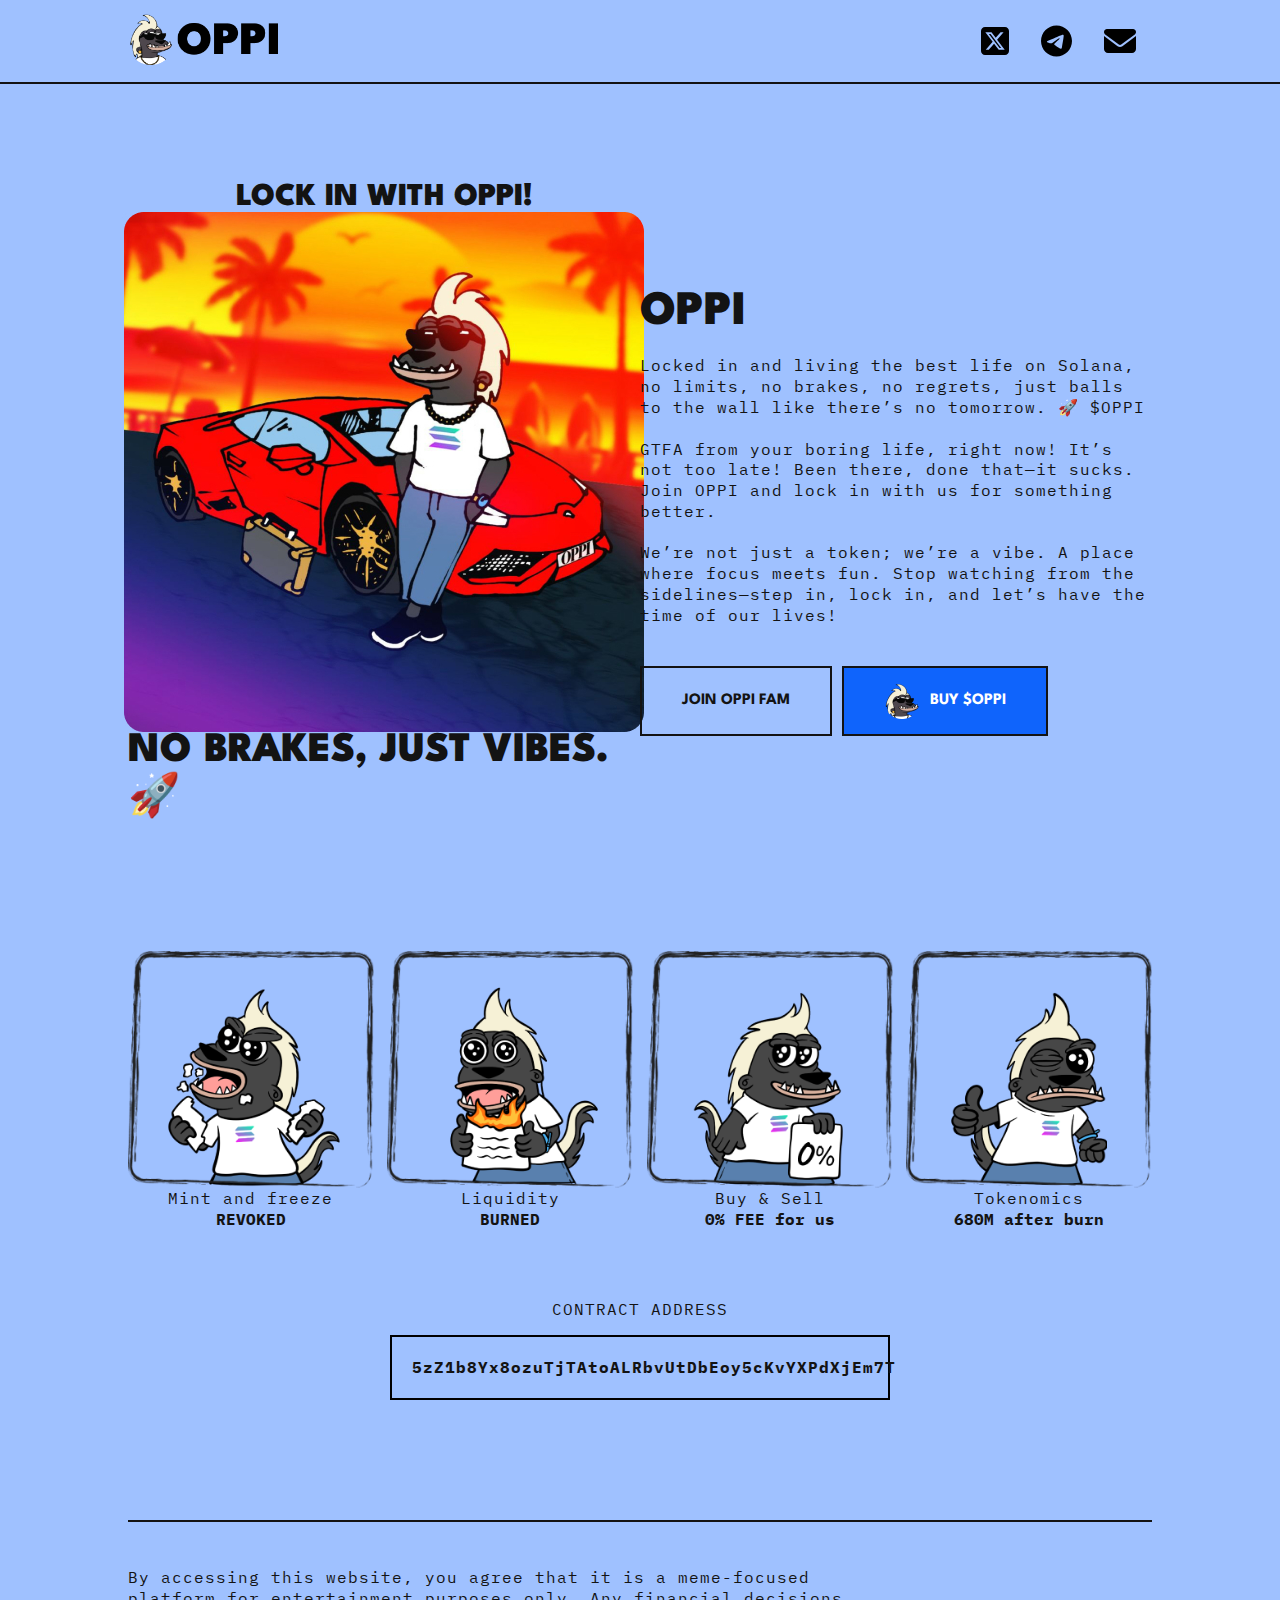
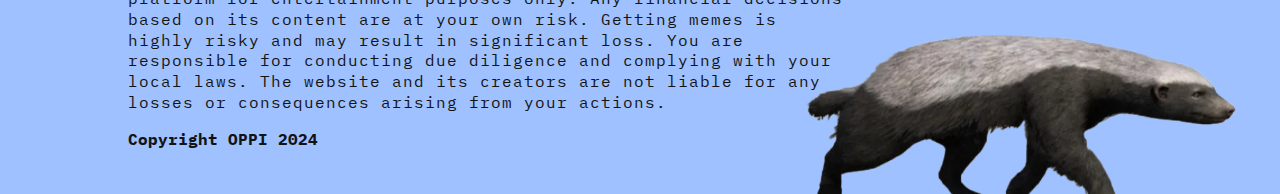
<file: index.html>
<!DOCTYPE html>

<html lang="en">
  <head>
    <meta charset="UTF-8" />
    <meta
      name="viewport"
      content="width=device-width, user-scalable=no, initial-scale=1.0, maximum-scale=1.0, minimum-scale=1.0"
    />
    <meta http-equiv="X-UA-Compatible" content="ie=edge" />

    <!-- Facebook sharing meta tags -->
    <meta property="og:type" content="website" />
    <meta
      property="og:title"
      content="OPPI - Locked in and living the best life on Solana"
    />
    <meta property="og:description" content="OPPI meme DGAF, locked in and living the best life on Solana, no limits, no brakes, no regrets, just balls to the wall like there’s no tomorrow. 🚀 $OPPI" />
    <meta property="og:url" content="" />
    <meta property="og:image" content="images/feature.png" />
    <meta
      property="og:site_name"
      content="OPPI - The Meme Coin Movement on Solana"
    />
    <meta property="og:image:width" content="1200" />
    <meta property="og:image:height" content="630" />

    <!-- Twitter sharing meta tags -->
    <meta
      name="twitter:title"
      content="OPPI DGAF - Locked in and living the best life on Solana"
    />
    <meta name="twitter:card" content="summary_large_image" />
    <meta name="twitter:description" content="OPPI meme DGAF, locked in and living the best life on Solana, no limits, no brakes, no regrets, just balls to the wall like there’s no tomorrow. 🚀 $OPPI" />
    <meta name="twitter:image" content="images/feature.png" />

    <meta name="description" content="OPPI meme DGAF, locked in and living the best life on Solana, no limits, no brakes, no regrets, just balls to the wall like there’s no tomorrow. 🚀 $OPPI" />

    <title>OPPI - Locked in and living the best life</title>

    <link rel="preconnect" href="https://fonts.googleapis.com" />
    <link rel="preconnect" href="https://fonts.gstatic.com" crossorigin />
    <link
      href="https://fonts.googleapis.com/css2?family=IBM+Plex+Mono:wght@400;700&family=League+Spartan:wght@400;700;900&display=swap"
      rel="stylesheet"
    />

    <link rel="icon" href="/images/head.png" type="image/png" sizes="16x16" />

    <link rel="stylesheet" href="css/layout.css" />
    <link rel="stylesheet" href="css/ui.css" />
    <link rel="stylesheet" href="css/style.css" />
    <link rel="stylesheet" href="css/responsive.css" />
  </head>
  <body>
    <div class="main">
      <header class="clearfix">
        <div class="container d-flex f-align-center f-justify-between">
          <a href="/" class="logo">
            <img src="/images/logo.png" alt="" title="OPPI DGAF - Locked in and living the best life on Solana" />
          </a>
          <div class="d-flex f-align-center">
            <ul class="nav">
              <li>
                <a href="https://x.com/OPPImeme"
                  ><img src="/images/x.svg" alt="Follow OPPI meme on X"
                /></a>
              </li>
              <li>
                <a href="https://t.me/OPPImeme"
                  ><img
                    src="/images/telegram.svg"
                    alt="Join OPPI meme on Telegram"
                /></a>
              </li>
              <li>
                <a href="mailto:contact@oppi.meme"
                  ><img
                    src="/images/email.svg"
                    alt="Send an email toOPPI Team"
                /></a>
              </li>
            </ul>
          </div>
        </div>
      </header>

      <section
        class="hero container-wide"
        id="first"
        data-id="first"
        data-index="1"
      >
        <div class="container d-flex f-align-center z-9">
          <div class="hero-title d-flex f-align-center">
            <div class="w-50 d-flex f-dir-col f-align-center">
              <h2 class="d-flex f-align-center">Lock in with OPPI!</h2>
              <img src="/images/hero.jpg" alt="" />
              <h3 class="d-flex f-align-center p-relative">
              No brakes, just vibes. 🚀
              </h3>
            </div>
            <div class="w-50">
              <div class="hero-badger">
                <h1>OPPI</h1>
              </div>
              <p>
Locked in and living the best life on Solana, no limits, no brakes, no regrets, just balls to the wall like there’s no tomorrow. 🚀 $OPPI
<br /><br />GTFA from your boring life, right now! It’s not too late! Been there, done that—it sucks. Join OPPI and lock in with us for something better.
<br /><br />We’re not just a token; we’re a vibe. A place where focus meets fun. Stop watching from the sidelines—step in, lock in, and let’s have the time of our lives!
              </p>
              <div class="btn-container">
                <a href="https://t.me/OPPImeme" class="btn btn-light"
                  >Join OPPI fam
                </a>
                <a href="https://jup.ag/swap/SOL-5zZ1b8Yx8ozuTjTAtoALRbvUtDbEoy5cKvYXPdXjEm7T" class="btn btn-dark head"
                  ><img src="/images/head.png" alt="BUY $OPPI on Jupiter (SWAP $SOL for $OPPI)" /> BUY $OPPI
                </a>
              </div>
            </div>
          </div>
        </div>
      </section>

      <section
        class="second container-wide"
        id="second"
        data-id="second"
        data-index="2"
      >
        <div class="container grid">
          <div class="item">
            <img src="/images/frame1.png" alt="" />
            <div>
              <p>Mint and freeze</p>
              <strong>REVOKED</strong>
            </div>
          </div>
          <div class="item">
            <img src="/images/frame2.png" alt="" />
            <div>
              <p>Liquidity</p>
              <strong>BURNED</strong>
            </div>
          </div>
          <div class="item">
            <img src="/images/frame3.png" alt="" />
            <div>
              <p>Buy & Sell</p>
              <strong>0% FEE for us</strong>
            </div>
          </div>
          <div class="item">
            <img src="/images/frame4.png" alt="" />
            <div>
              <p>Tokenomics</p>
              <strong>680M after burn</strong>
            </div>
          </div>
        </div>
        <div class="address">
          <p>CONTRACT ADDRESS</p>
          <p>5zZ1b8Yx8ozuTjTAtoALRbvUtDbEoy5cKvYXPdXjEm7T</p>
        </div>
      </section>
      <footer class="container">
        <p>
          By accessing this website, you agree that it is a meme-focused
          platform for entertainment purposes only. Any financial
          decisions based on its content are at your own risk. Getting
         memes is highly risky and may result in significant loss. You are
          responsible for conducting due diligence and complying with your local
          laws. The website and its creators are not liable for any losses or
          consequences arising from your actions.
        </p>
        <strong>Copyright OPPI 2024</strong>
        <img src="/images/badger.png" alt="" />
      </footer>
    </div>

    <script
      src="https://code.jquery.com/jquery-1.12.4.min.js"
      integrity="sha256-ZosEbRLbNQzLpnKIkEdrPv7lOy9C27hHQ+Xp8a4MxAQ="
      crossorigin="anonymous"
    ></script>
    <script src="js/script.js"></script>
  </body>
</html>
</file>
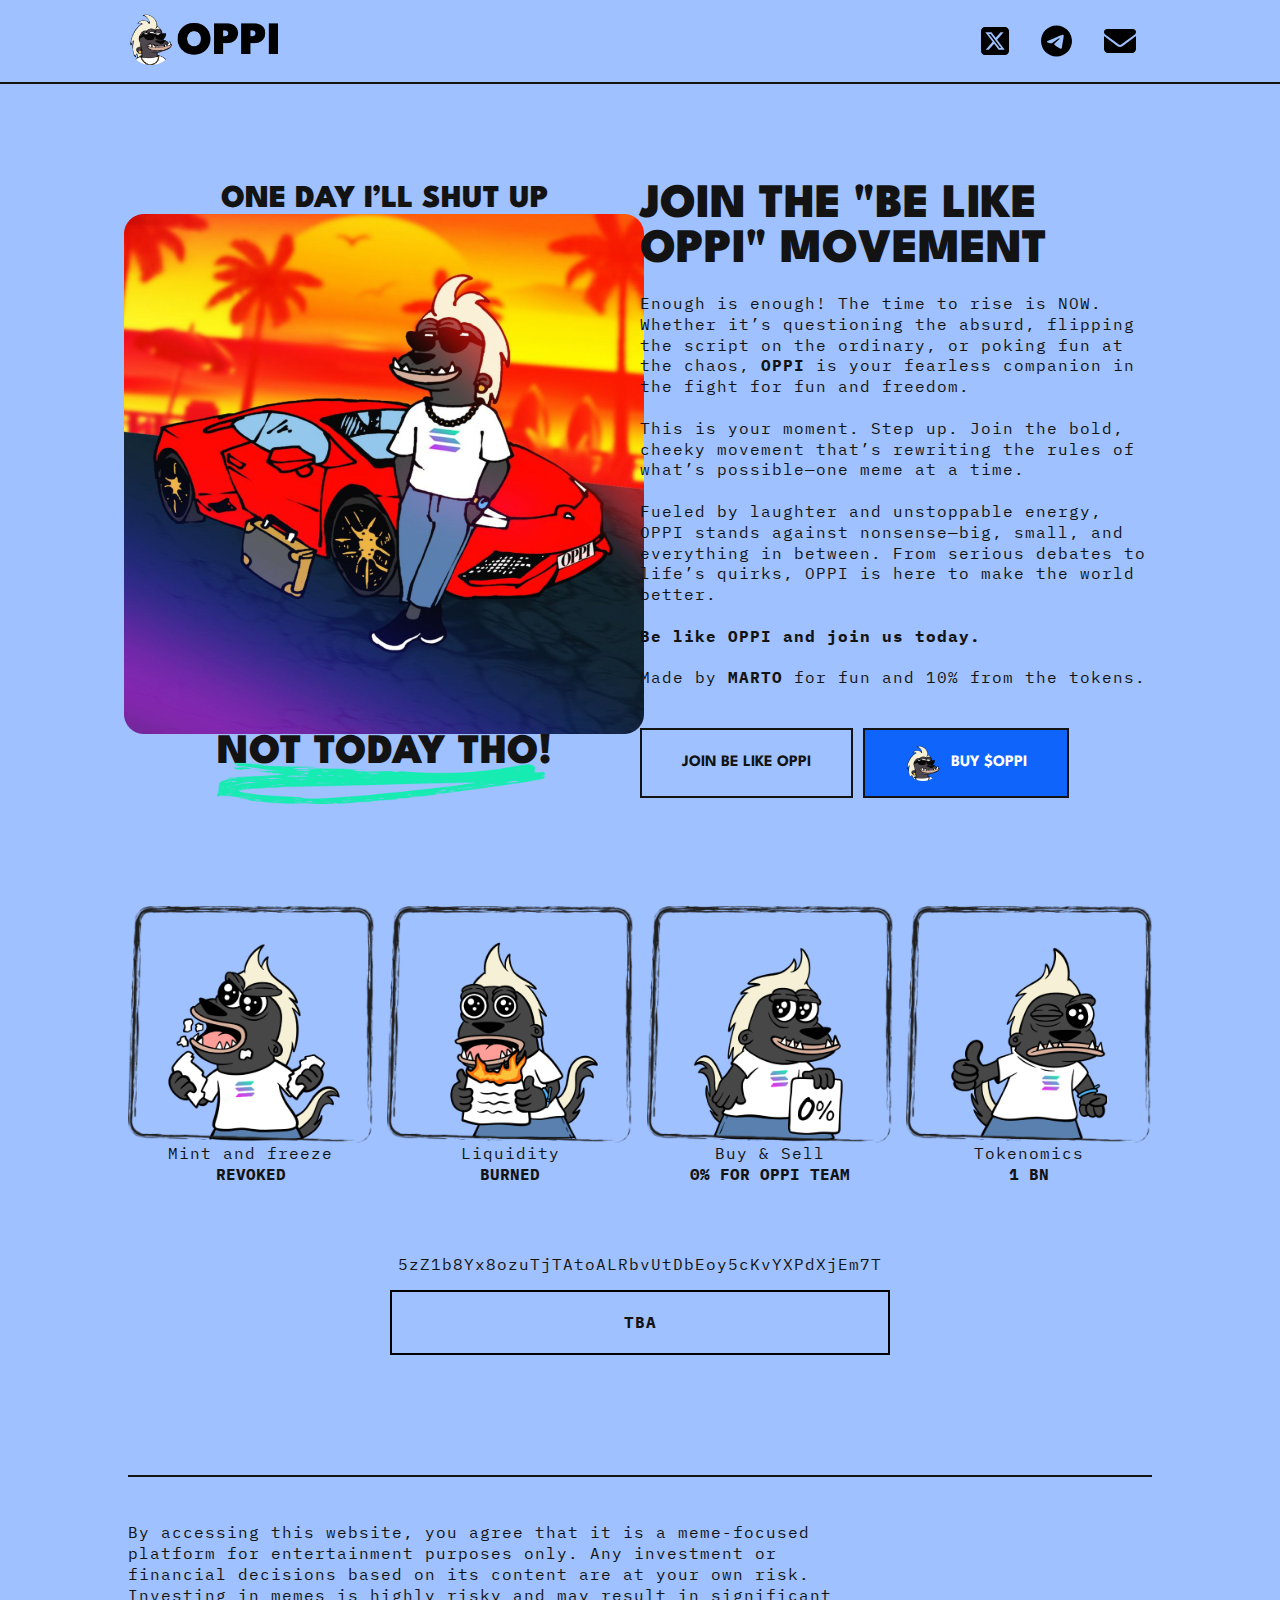
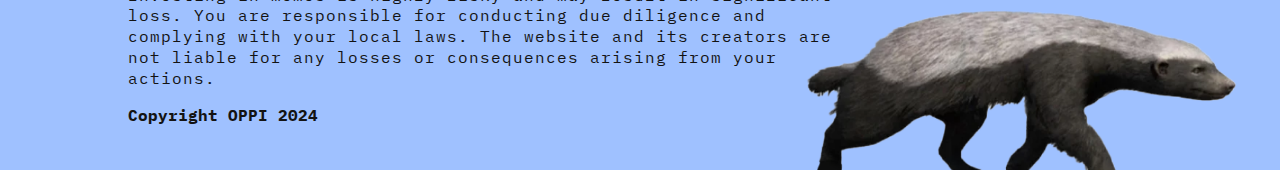
<file: 3rw44tf452grefwer.html>
<!DOCTYPE html>

<html lang="en">
  <head>
    <meta charset="UTF-8" />
    <meta
      name="viewport"
      content="width=device-width, user-scalable=no, initial-scale=1.0, maximum-scale=1.0, minimum-scale=1.0"
    />
    <meta http-equiv="X-UA-Compatible" content="ie=edge" />

    <!-- Facebook sharing meta tags -->
    <meta property="og:type" content="website" />
    <meta
      property="og:title"
      content="Join Be Like OPPI Movement - Meme Coin on Solana"
    />
    <meta property="og:description" content="Join Be Like OPPI movement! Meme Coin on Solana fueled by fun and freedom, we challenge the absurd, embrace fun, and rewrite the rules - one meme at a time." />
    <meta property="og:url" content="" />
    <meta property="og:image" content="images/feature.png" />
    <meta
      property="og:site_name"
      content="OPPI - The Meme Coin Movement on Solana"
    />
    <meta property="og:image:width" content="1200" />
    <meta property="og:image:height" content="630" />

    <!-- Twitter sharing meta tags -->
    <meta
      name="twitter:title"
      content="Join Be Like OPPI Movement - Meme Coin on Solana"
    />
    <meta name="twitter:card" content="summary_large_image" />
    <meta name="twitter:description" content="Join Be Like OPPI movement! Meme Coin on Solana fueled by fun and freedom, we challenge the absurd, embrace fun, and rewrite the rules - one meme at a time." />
    <meta name="twitter:image" content="images/feature.png" />

    <meta name="description" content="Join Be Like OPPI movement! Meme Coin on Solana fueled by fun and freedom, we challenge the absurd, embrace fun, and rewrite the rules - one meme at a time." />

    <title>Join Be Like OPPI Movement - Meme Coin on Solana</title>

    <link rel="preconnect" href="https://fonts.googleapis.com" />
    <link rel="preconnect" href="https://fonts.gstatic.com" crossorigin />
    <link
      href="https://fonts.googleapis.com/css2?family=IBM+Plex+Mono:wght@400;700&family=League+Spartan:wght@400;700;900&display=swap"
      rel="stylesheet"
    />

    <link rel="icon" href="/images/head.png" type="image/png" sizes="16x16" />

    <link rel="stylesheet" href="css/layout.css" />
    <link rel="stylesheet" href="css/ui.css" />
    <link rel="stylesheet" href="css/style.css" />
    <link rel="stylesheet" href="css/responsive.css" />
  </head>
  <body>
    <div class="main">
      <header class="clearfix">
        <div class="container d-flex f-align-center f-justify-between">
          <a href="/" class="logo">
            <img src="/images/logo.png" alt="" title="Join Be Like OPPI Movement - Meme Coin on Solana" />
          </a>
          <div class="d-flex f-align-center">
            <ul class="nav">
              <li>
                <a href="https://x.com/OPPImeme"
                  ><img src="/images/x.svg" alt="Follow OPPI meme on X"
                /></a>
              </li>
              <li>
                <a href="https://t.me/OPPImeme"
                  ><img
                    src="/images/telegram.svg"
                    alt="Join Be Like OPPI on Telegram"
                /></a>
              </li>
              <li>
                <a href="mailto:marius@martocsan.com"
                  ><img
                    src="/images/email.svg"
                    alt="Send an email to Marto - Creator of OPPI"
                /></a>
              </li>
            </ul>
          </div>
        </div>
      </header>

      <section
        class="hero container-wide"
        id="first"
        data-id="first"
        data-index="1"
      >
        <div class="container d-flex f-align-center z-9">
          <div class="hero-title d-flex f-align-center">
            <div class="w-50 d-flex f-dir-col f-align-center">
              <h2 class="d-flex f-align-center">ONE DAY I’LL SHUT UP</h2>
              <img src="/images/hero.jpg" alt="" />
              <h3 class="d-flex f-align-center p-relative">
                NOT TODAY THO!
                <img src="/images/underline .png" alt="" class="underline" />
              </h3>
            </div>
            <div class="w-50">
              <div class="hero-badger">
                <h1>JOIN THE "BE LIKE OPPI" MOVEMENT</h1>
              </div>
              <p>
Enough is enough! The time to rise is NOW. Whether it’s questioning the absurd, flipping the script on the ordinary, or poking fun at the chaos, <strong>OPPI</strong> is your fearless companion in the fight for fun and freedom.
<br /><br />This is your moment. Step up. Join the bold, cheeky movement that’s rewriting the rules of what’s possible—one meme at a time.
<br /><br />Fueled by laughter and unstoppable energy, OPPI stands against nonsense—big, small, and everything in between. From serious debates to life’s quirks, OPPI is here to make the world better. 
<br /><br /><strong>Be like OPPI and join us today.</strong>
<br /><br /> Made by <a href="https://x.com/martocsan_"><b>MARTO</b></a> for fun and 10% from the tokens. 
              </p>
              <div class="btn-container">
                <a href="https://t.me/OPPImeme" class="btn btn-light"
                  >Join Be Like OPPI
                </a>
                <a href="https://jup.ag/swap/SOL-5zZ1b8Yx8ozuTjTAtoALRbvUtDbEoy5cKvYXPdXjEm7T" class="btn btn-dark head"
                  ><img src="/images/head.png" alt="BUY $OPPI on Jupiter (SWAP $SOL for $OPPI)" /> BUY $OPPI
                </a>
              </div>
            </div>
          </div>
        </div>
      </section>

      <section
        class="second container-wide"
        id="second"
        data-id="second"
        data-index="2"
      >
        <div class="container grid">
          <div class="item">
            <img src="/images/frame1.png" alt="" />
            <div>
              <p>Mint and freeze</p>
              <strong>REVOKED</strong>
            </div>
          </div>
          <div class="item">
            <img src="/images/frame2.png" alt="" />
            <div>
              <p>Liquidity</p>
              <strong>BURNED</strong>
            </div>
          </div>
          <div class="item">
            <img src="/images/frame3.png" alt="" />
            <div>
              <p>Buy & Sell</p>
              <strong>0% FOR OPPI TEAM</strong>
            </div>
          </div>
          <div class="item">
            <img src="/images/frame4.png" alt="" />
            <div>
              <p>Tokenomics</p>
              <strong>1 BN</strong>
            </div>
          </div>
        </div>
        <div class="address">
          <p>5zZ1b8Yx8ozuTjTAtoALRbvUtDbEoy5cKvYXPdXjEm7T</p>
          <p>TBA</p>
        </div>
      </section>
      <footer class="container">
        <p>
          By accessing this website, you agree that it is a meme-focused
          platform for entertainment purposes only. Any investment or financial
          decisions based on its content are at your own risk. Investing in
          memes is highly risky and may result in significant loss. You are
          responsible for conducting due diligence and complying with your local
          laws. The website and its creators are not liable for any losses or
          consequences arising from your actions.
        </p>
        <strong>Copyright OPPI 2024</strong>
        <img src="/images/badger.png" alt="" />
      </footer>
    </div>

    <script
      src="https://code.jquery.com/jquery-1.12.4.min.js"
      integrity="sha256-ZosEbRLbNQzLpnKIkEdrPv7lOy9C27hHQ+Xp8a4MxAQ="
      crossorigin="anonymous"
    ></script>
    <script src="js/script.js"></script>
  </body>
</html>
</file>
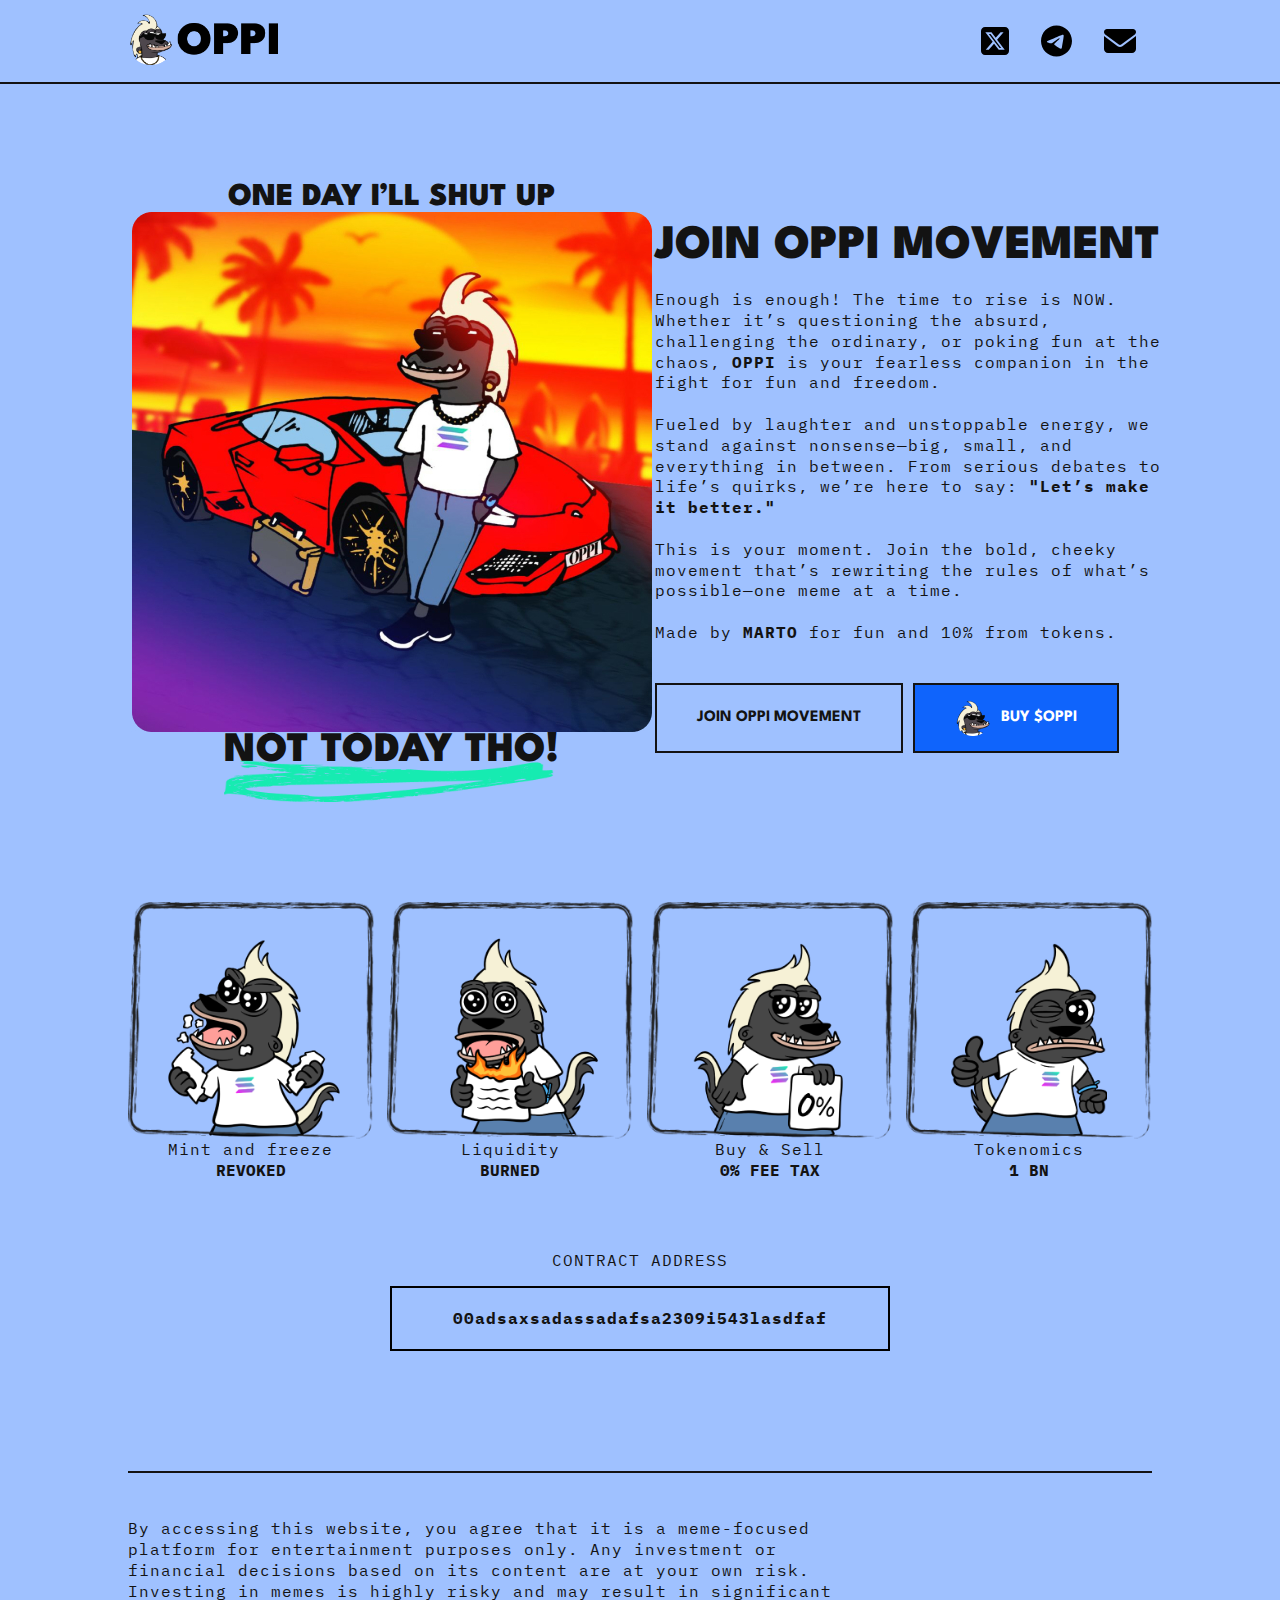
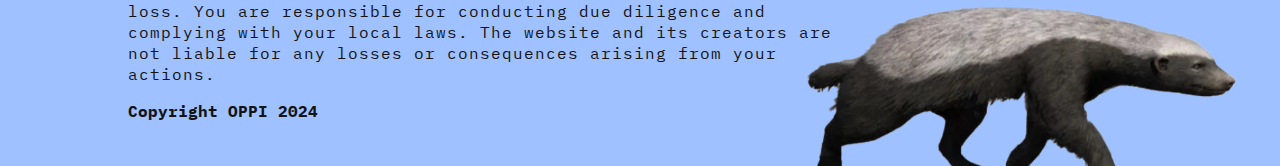
<file: index-3rw44tf452grefwer.html>
<!DOCTYPE html>

<html lang="en">
  <head>
    <meta charset="UTF-8" />
    <meta
      name="viewport"
      content="width=device-width, user-scalable=no, initial-scale=1.0, maximum-scale=1.0, minimum-scale=1.0"
    />
    <meta http-equiv="X-UA-Compatible" content="ie=edge" />

    <!-- Facebook sharing meta tags -->
    <meta property="og:type" content="website" />
    <meta
      property="og:title"
      content="OPPI - The Meme Coin Movement on Solana"
    />
    <meta property="og:description" content="Join the OPPI movement! Fueled by fun and freedom, we challenge the absurd, embrace laughter, and rewrite the rules—one meme at a time. Made for fun by MARTO." />
    <meta property="og:url" content="" />
    <meta property="og:image" content="images/feature.png" />
    <meta
      property="og:site_name"
      content="OPPI - The Meme Coin Movement on Solana"
    />
    <meta property="og:image:width" content="1200" />
    <meta property="og:image:height" content="630" />

    <!-- Twitter sharing meta tags -->
    <meta
      name="twitter:title"
      content="OPPI - The Meme Coin Movement on Solana"
    />
    <meta name="twitter:card" content="summary_large_image" />
    <meta name="twitter:description" content="Join the OPPI movement! Fueled by fun and freedom, we challenge the absurd, embrace laughter, and rewrite the rules—one meme at a time. Made for fun by MARTO." />
    <meta name="twitter:image" content="images/feature.png" />

    <meta name="description" content="Join the OPPI movement! Fueled by fun and freedom, we challenge the absurd, embrace laughter, and rewrite the rules—one meme at a time. Made for fun by MARTO." />

    <title>OPPI - The Meme Coin Movement on Solana</title>

    <link rel="preconnect" href="https://fonts.googleapis.com" />
    <link rel="preconnect" href="https://fonts.gstatic.com" crossorigin />
    <link
      href="https://fonts.googleapis.com/css2?family=IBM+Plex+Mono:wght@400;700&family=League+Spartan:wght@400;700;900&display=swap"
      rel="stylesheet"
    />

    <link rel="icon" href="/images/head.png" type="image/png" sizes="16x16" />

    <link rel="stylesheet" href="css/layout.css" />
    <link rel="stylesheet" href="css/ui.css" />
    <link rel="stylesheet" href="css/style.css" />
    <link rel="stylesheet" href="css/responsive.css" />
  </head>
  <body>
    <div class="main">
      <header class="clearfix">
        <div class="container d-flex f-align-center f-justify-between">
          <a href="/" class="logo">
            <img src="/images/logo.png" alt="" title="" />
          </a>
          <div class="d-flex f-align-center">
            <ul class="nav">
              <li>
                <a href="https://x.com/OPPImeme"
                  ><img src="/images/x.svg" alt="Follow OPPI meme on X"
                /></a>
              </li>
              <li>
                <a href="https://t.me/OPPImeme"
                  ><img
                    src="/images/telegram.svg"
                    alt="Join OPPI meme on Telegram"
                /></a>
              </li>
              <li>
                <a href="mailto:marius@martocsan.com"
                  ><img
                    src="/images/email.svg"
                    alt="Send an email to Marto - Creator of OPPI"
                /></a>
              </li>
            </ul>
          </div>
        </div>
      </header>

      <section
        class="hero container-wide"
        id="first"
        data-id="first"
        data-index="1"
      >
        <div class="container d-flex f-align-center z-9">
          <div class="hero-title d-flex f-align-center">
            <div class="w-50 d-flex f-dir-col f-align-center">
              <h2 class="d-flex f-align-center">ONE DAY I’LL SHUT UP</h2>
              <img src="/images/hero.jpg" alt="" />
              <h3 class="d-flex f-align-center p-relative">
                NOT TODAY THO!
                <img src="/images/underline .png" alt="" class="underline" />
              </h3>
            </div>
            <div class="w-50">
              <div class="hero-badger">
                <h1>JOIN OPPI Movement</h1>
              </div>
              <p>
                Enough is enough! The time to rise is NOW. Whether it’s
                questioning the absurd, challenging the ordinary, or poking fun
                at the chaos, <strong>OPPI</strong> is your fearless companion
                in the fight for fun and freedom. <br /><br />
                Fueled by laughter and unstoppable energy, we stand against
                nonsense—big, small, and everything in between. From serious
                debates to life’s quirks, we’re here to say:
                <strong>"Let’s make it better."</strong> <br /><br />
                This is your moment. Join the bold, cheeky movement that’s
                rewriting the rules of what’s possible—one meme at a time.
                <br /><br />
                Made by <a href="https://x.com/martocsan_"><b>MARTO</b></a> for
                fun and 10% from tokens. 
              </p>
              <div class="btn-container">
                <a href="https://t.me/OPPImeme" class="btn btn-light"
                  >Join OPPI MOVEMENT
                </a>
                <a href="#" class="btn btn-dark head"
                  ><img src="/images/head.png" alt="" /> BUY $OPPI
                </a>
              </div>
            </div>
          </div>
        </div>
      </section>

      <section
        class="second container-wide"
        id="second"
        data-id="second"
        data-index="2"
      >
        <div class="container grid">
          <div class="item">
            <img src="/images/frame1.png" alt="" />
            <div>
              <p>Mint and freeze</p>
              <strong>REVOKED</strong>
            </div>
          </div>
          <div class="item">
            <img src="/images/frame2.png" alt="" />
            <div>
              <p>Liquidity</p>
              <strong>BURNED</strong>
            </div>
          </div>
          <div class="item">
            <img src="/images/frame3.png" alt="" />
            <div>
              <p>Buy & Sell</p>
              <strong>0% FEE TAX</strong>
            </div>
          </div>
          <div class="item">
            <img src="/images/frame4.png" alt="" />
            <div>
              <p>Tokenomics</p>
              <strong>1 BN</strong>
            </div>
          </div>
        </div>
        <div class="address">
          <p>CONTRACT ADDRESS</p>
          <p>00adsaxsadassadafsa2309i543lasdfaf</p>
        </div>
      </section>
      <footer class="container">
        <p>
          By accessing this website, you agree that it is a meme-focused
          platform for entertainment purposes only. Any investment or financial
          decisions based on its content are at your own risk. Investing in
          memes is highly risky and may result in significant loss. You are
          responsible for conducting due diligence and complying with your local
          laws. The website and its creators are not liable for any losses or
          consequences arising from your actions.
        </p>
        <strong>Copyright OPPI 2024</strong>
        <img src="/images/badger.png" alt="" />
      </footer>
    </div>

    <script
      src="https://code.jquery.com/jquery-1.12.4.min.js"
      integrity="sha256-ZosEbRLbNQzLpnKIkEdrPv7lOy9C27hHQ+Xp8a4MxAQ="
      crossorigin="anonymous"
    ></script>
    <script src="js/script.js"></script>
  </body>
</html>
</file>
<file: css/layout.css>
/* ==========================================================================
   Basic Layout
   ========================================================================== */

:root {
  --white-100: #ecebe7;
  --white-200: #f0eee7;
  --white-300: #f1efea;
  --white-400: #f3f1ec;
  --white-500: #f4f2ee;
  --white-600: #f6f4f1;
  --white-700: #f8f6f3;
  --white-800: #f9f8f5;
  --white-900: #fbfaf8;
  --white-1000: #fcfbfa;
  --white-1100: #fefdfd;
  --white-1200: #ffffff;

  --grey-100: #121212;
  --grey-200: #262627;
  --grey-300: #333333;
  --grey-400: #3f3e3e;
  --grey-500: #4f4f4f;
  --grey-600: #828282;
  --grey-700: #bdbdbd;
  --grey-800: #d6d6d6;
  --grey-900: #dbdbdb;
  --grey-1000: #dedede;
  --grey-1100: #e4e3e3;
  --grey-1200: #f2f2f2;

  --grey-cold-100: #1a1b1f;
  --grey-cold-200: #24262e;
  --grey-cold-300: #2e303a;
  --grey-cold-400: #414456;
  --grey-cold-500: #66697b;
  --grey-cold-600: #6f7283;
  --grey-cold-700: #9c9fad;
  --grey-cold-800: #b1b3bd;
  --grey-cold-900: #c1c4cf;
  --grey-cold-1000: #d5d6dd;
  --grey-cold-1100: #d5d6dd;
  --grey-cold-1200: #dfe0e4;

  --red-100: #770000;
  --red-200: #ad0808;
  --red-300: #b92222;
  --red-400: #e34444;
  --red-500: #eb5757;
  --red-600: #ff7575;
  --red-700: #ff9a9a;
  --red-800: #ffadad;
  --red-900: #ffc9c9;
  --red-1000: #ffd8d8;
  --red-1100: #ffe3e3;
  --red-1200: #ffebeb;

  --blue-100: #00132c;
  --blue-200: #011e44;
  --blue-300: #052c60;
  --blue-400: #11478f;
  --blue-500: #1d69d0;
  --blue-600: #2f80ed;
  --blue-700: #2d9cdb;
  --blue-800: #52bcf9;
  --blue-900: #56ccf2;
  --blue-1000: #89e2ff;
  --blue-1100: #b5edff;
  --blue-1200: #d8f5ff;

  --green-100: #002510;
  --green-200: #003316;
  --green-300: #02451f;
  --green-400: #055126;
  --green-500: #167740;
  --green-600: #219653;
  --green-700: #26a75d;
  --green-800: #35bf70;
  --green-900: #50d78a;
  --green-1000: #84f8b6;
  --green-1100: #acfdcf;
  --green-1200: #d2fae3;

  --yellow-100: #632e00;
  --yellow-200: #9a4800;
  --yellow-300: #c15f07;
  --yellow-400: #de812f;
  --yellow-500: #f2994a;
  --yellow-600: #eabb2c;
  --yellow-700: #f2c94c;
  --yellow-800: #ffdd76;
  --yellow-900: #ffe492;
  --yellow-1000: #fdeab2;
  --yellow-1100: #fff5d6;
  --yellow-1200: #fffaec;

  --purple-100: #2b0151;
  --purple-200: #480d7e;
  --purple-300: #6923ab;
  --purple-400: #9b51e0;
  --purple-500: #9b51e0;
  --purple-600: #bb6bd9;
  --purple-700: #cc83e8;
  --purple-800: #e5a9fc;
  --purple-900: #efc3ff;
  --purple-1000: #f4d4ff;
  --purple-1100: #f8e2ff;
  --purple-1200: #faf2fc;
}

/* Color Palette */

.white-100 {
  color: var(--white-100);
}
.white-200 {
  color: var(--white-200);
}
.white-300 {
  color: var(--white-300);
}
.white-400 {
  color: var(--white-400);
}
.white-500 {
  color: var(--white-500);
}
.white-600 {
  color: var(--white-600);
}
.white-700 {
  color: var(--white-700);
}
.white-800 {
  color: var(--white-800);
}
.white-900 {
  color: var(--white-900);
}
.white-1000 {
  color: var(--white-1000);
}
.white-1100 {
  color: var(--white-1100);
}
.white-1200 {
  color: var(--white-1200);
}

.grey-100 {
  color: var(--grey-100);
}
.grey-200 {
  color: var(--grey-200);
}
.grey-300 {
  color: var(--grey-300);
}
.grey-400 {
  color: var(--grey-400);
}
.grey-400 {
  color: var(--grey-400);
}
.grey-500 {
  color: var(--grey-500);
}
.grey-600 {
  color: var(--grey-600);
}
.grey-700 {
  color: var(--grey-700);
}
.grey-800 {
  color: var(--grey-800);
}
.grey-900 {
  color: var(--grey-900);
}
.grey-1000 {
  color: var(--grey-1000);
}
.grey-1100 {
  color: var(--grey-1100);
}
.grey-1200 {
  color: var(--grey-1200);
}

.grey-cold-100 {
  color: var(--grey-cold-100);
}
.grey-cold-200 {
  color: var(--grey-cold-200);
}
.grey-cold-300 {
  color: var(--grey-cold-300);
}
.grey-cold-400 {
  color: var(--grey-cold-400);
}
.grey-cold-500 {
  color: var(--grey-cold-500);
}
.grey-cold-600 {
  color: var(--grey-cold-600);
}
.grey-cold-700 {
  color: var(--grey-cold-700);
}
.grey-cold-800 {
  color: var(--grey-cold-800);
}
.grey-cold-900 {
  color: var(--grey-cold-900);
}
.grey-cold-1000 {
  color: var(--grey-cold-1000);
}
.grey-cold-1100 {
  color: var(--grey-cold-1100);
}
.grey-cold-1200 {
  color: var(--grey-cold-1200);
}

.green-100 {
  color: var(--green-100);
}
.green-200 {
  color: var(--green-200);
}
.green-300 {
  color: var(--green-300);
}
.green-400 {
  color: var(--green-400);
}
.green-500 {
  color: var(--green-500);
}
.green-600 {
  color: var(--green-600);
}
.green-700 {
  color: var(--green-700);
}
.green-800 {
  color: var(--green-800);
}
.green-900 {
  color: var(--green-900);
}
.green-1000 {
  color: var(--green-1000);
}
.green-1100 {
  color: var(--green-1100);
}
.green-1200 {
  color: var(--green-1200);
}

.blue-100 {
  color: var(--blue-100);
}
.blue-200 {
  color: var(--blue-200);
}
.blue-300 {
  color: var(--blue-300);
}
.blue-400 {
  color: var(--blue-400);
}
.blue-500 {
  color: var(--blue-500);
}
.blue-600 {
  color: var(--blue-600);
}
.blue-700 {
  color: var(--blue-700);
}
.blue-800 {
  color: var(--blue-800);
}
.blue-900 {
  color: var(--blue-900);
}
.blue-1000 {
  color: var(--blue-1000);
}
.blue-1100 {
  color: var(--blue-1100);
}
.blue-1200 {
  color: var(--blue-1200);
}

.yellow-100 {
  color: var(--yellow-100);
}
.yellow-200 {
  color: var(--yellow-200);
}
.yellow-300 {
  color: var(--yellow-300);
}
.yellow-400 {
  color: var(--yellow-400);
}
.yellow-500 {
  color: var(--yellow-500);
}
.yellow-600 {
  color: var(--yellow-600);
}
.yellow-700 {
  color: var(--yellow-700);
}
.yellow-800 {
  color: var(--yellow-800);
}
.yellow-900 {
  color: var(--yellow-900);
}
.yellow-1000 {
  color: var(--yellow-1000);
}
.yellow-1100 {
  color: var(--yellow-1100);
}
.yellow-1200 {
  color: var(--yellow-1200);
}

.purple-100 {
  color: var(--purple-100);
}
.purple-200 {
  color: var(--purple-200);
}
.purple-300 {
  color: var(--purple-300);
}
.purple-400 {
  color: var(--purple-400);
}
.purple-500 {
  color: var(--purple-500);
}
.purple-600 {
  color: var(--purple-600);
}
.purple-700 {
  color: var(--purple-700);
}
.purple-800 {
  color: var(--purple-800);
}
.purple-900 {
  color: var(--purple-900);
}
.purple-1000 {
  color: var(--purple-1000);
}
.purple-1100 {
  color: var(--purple-1100);
}
.purple-1200 {
  color: var(--purple-1200);
}

.red-100 {
  color: var(--red-100);
}
.red-200 {
  color: var(--red-200);
}
.red-300 {
  color: var(--red-300);
}
.red-400 {
  color: var(--red-400);
}
.red-500 {
  color: var(--red-500);
}
.red-600 {
  color: var(--red-600);
}
.red-700 {
  color: var(--red-700);
}
.red-800 {
  color: var(--red-800);
}
.red-900 {
  color: var(--red-900);
}
.red-1000 {
  color: var(--red-1000);
}
.red-1100 {
  color: var(--red-1100);
}
.red-1200 {
  color: var(--red-1200);
}

/* Background */

.bg-white-100 {
  background-color: var(--white-100);
}
.bg-white-200 {
  background-color: var(--white-200);
}
.bg-white-300 {
  background-color: var(--white-300);
}
.bg-white-400 {
  background-color: var(--white-400);
}
.bg-white-500 {
  background-color: var(--white-500);
}
.bg-white-600 {
  background-color: var(--white-600);
}
.bg-white-700 {
  background-color: var(--white-700);
}
.bg-white-800 {
  background-color: var(--white-800);
}
.bg-white-900 {
  background-color: var(--white-900);
}
.bg-white-1000 {
  background-color: var(--white-1000);
}
.bg-white-1100 {
  background-color: var(--white-1100);
}
.bg-white-1200 {
  background-color: var(--white-1200);
}

.bg-grey-100 {
  background-color: var(--grey-100);
}
.bg-grey-200 {
  background-color: var(--grey-200);
}
.bg-grey-300 {
  background-color: var(--grey-300);
}
.bg-grey-400 {
  background-color: var(--grey-400);
}
.bg-grey-400 {
  background-color: var(--grey-400);
}
.bg-grey-500 {
  background-color: var(--grey-500);
}
.bg-grey-600 {
  background-color: var(--grey-600);
}
.bg-grey-700 {
  background-color: var(--grey-700);
}
.bg-grey-800 {
  background-color: var(--grey-800);
}
.bg-grey-900 {
  background-color: var(--grey-900);
}
.bg-grey-1000 {
  background-color: var(--grey-1000);
}
.bg-grey-1100 {
  background-color: var(--grey-1100);
}
.bg-grey-1200 {
  background-color: var(--grey-1200);
}

.bg-grey-cold-100 {
  background-color: var(--grey-cold-100);
}
.bg-grey-cold-200 {
  background-color: var(--grey-cold-200);
}
.bg-grey-cold-300 {
  background-color: var(--grey-cold-300);
}
.bg-grey-cold-400 {
  background-color: var(--grey-cold-400);
}
.bg-grey-cold-500 {
  background-color: var(--grey-cold-500);
}
.bg-grey-cold-600 {
  background-color: var(--grey-cold-600);
}
.bg-grey-cold-700 {
  background-color: var(--grey-cold-700);
}
.bg-grey-cold-800 {
  background-color: var(--grey-cold-800);
}
.bg-grey-cold-900 {
  background-color: var(--grey-cold-900);
}
.bg-grey-cold-1000 {
  background-color: var(--grey-cold-1000);
}
.bg-grey-cold-1100 {
  background-color: var(--grey-cold-1100);
}
.bg-grey-cold-1200 {
  background-color: var(--grey-cold-1200);
}

.bg-green-100 {
  background-color: var(--green-100);
}
.bg-green-200 {
  background-color: var(--green-200);
}
.bg-green-300 {
  background-color: var(--green-300);
}
.bg-green-400 {
  background-color: var(--green-400);
}
.bg-green-500 {
  background-color: var(--green-500);
}
.bg-green-600 {
  background-color: var(--green-600);
}
.bg-green-700 {
  background-color: var(--green-700);
}
.bg-green-800 {
  background-color: var(--green-800);
}
.bg-green-900 {
  background-color: var(--green-900);
}
.bg-green-1000 {
  background-color: var(--green-1000);
}
.bg-green-1100 {
  background-color: var(--green-1100);
}
.bg-green-1200 {
  background-color: var(--green-1200);
}

.bg-blue-100 {
  background-color: var(--blue-100);
}
.bg-blue-200 {
  background-color: var(--blue-200);
}
.bg-blue-300 {
  background-color: var(--blue-300);
}
.bg-blue-400 {
  background-color: var(--blue-400);
}
.bg-blue-500 {
  background-color: var(--blue-500);
}
.bg-blue-600 {
  background-color: var(--blue-600);
}
.bg-blue-700 {
  background-color: var(--blue-700);
}
.bg-blue-800 {
  background-color: var(--blue-800);
}
.bg-blue-900 {
  background-color: var(--blue-900);
}
.bg-blue-1000 {
  background-color: var(--blue-1000);
}
.bg-blue-1100 {
  background-color: var(--blue-1100);
}
.bg-blue-1200 {
  background-color: var(--blue-1200);
}

.bg-yellow-100 {
  background-color: var(--yellow-100);
}
.bg-yellow-200 {
  background-color: var(--yellow-200);
}
.bg-yellow-300 {
  background-color: var(--yellow-300);
}
.bg-yellow-400 {
  background-color: var(--yellow-400);
}
.bg-yellow-500 {
  background-color: var(--yellow-500);
}
.bg-yellow-600 {
  background-color: var(--yellow-600);
}
.bg-yellow-700 {
  background-color: var(--yellow-700);
}
.bg-yellow-800 {
  background-color: var(--yellow-800);
}
.bg-yellow-900 {
  background-color: var(--yellow-900);
}
.bg-yellow-1000 {
  background-color: var(--yellow-1000);
}
.bg-yellow-1100 {
  background-color: var(--yellow-1100);
}
.bg-yellow-1200 {
  background-color: var(--yellow-1200);
}

.bg-purple-100 {
  background-color: var(--purple-100);
}
.bg-purple-200 {
  background-color: var(--purple-200);
}
.bg-purple-300 {
  color: var(--purple-300);
}
.bg-purple-400 {
  background-color: var(--purple-400);
}
.bg-purple-500 {
  background-color: var(--purple-500);
}
.bg-purple-600 {
  background-color: var(--purple-600);
}
.bg-purple-700 {
  background-color: var(--purple-700);
}
.bg-purple-800 {
  background-color: var(--purple-800);
}
.bg-purple-900 {
  background-color: var(--purple-900);
}
.bg-purple-1000 {
  background-color: var(--purple-1000);
}
.bg-purple-1100 {
  background-color: var(--purple-1100);
}
.bg-purple-1200 {
  background-color: var(--purple-1200);
}

.bg-red-100 {
  background-color: var(--red-100);
}
.bg-red-200 {
  background-color: var(--red-200);
}
.bg-red-300 {
  background-color: var(--red-300);
}
.bg-red-400 {
  background-color: var(--red-400);
}
.bg-red-500 {
  background-color: var(--red-500);
}
.bg-red-600 {
  background-color: var(--red-600);
}
.bg-red-700 {
  background-color: var(--red-700);
}
.bg-red-800 {
  background-color: var(--red-800);
}
.red-900 {
  background-color: var(--red-900);
}
.red-1000 {
  background-color: var(--red-1000);
}
.bg-red-1100 {
  background-color: var(--red-1100);
}
.bg-red-1200 {
  background-color: var(--red-1200);
}

/* Clear styles */

.clearfix:after {
  visibility: hidden;
  display: block;
  font-size: 0;
  content: " ";
  clear: both;
  height: 0;
}

* html .clearfix {
  zoom: 1;
} /* IE6 */

*:first-child + html .clearfix {
  zoom: 1;
} /* IE7 */

/* Video */

video {
  width: 100%;
}

/* Text Alignment */

.text-center {
  text-align: center;
}

.text-left {
  text-align: left;
}

.text-right {
  text-align: right;
}

/* Containers */

.container-wide {
  width: 100%;
}

.container {
  width: 80%;
  margin: 5vh auto;
  max-width: 1920px;
  position: relative;
}

.container-small {
  width: 1100px;
  margin: 0px auto;
}

.container-tiny {
  width: 800px;
  margin: 0px auto;
}

/* Columns width */

.w-100 {
  width: 100%;
}

.w-95 {
  width: 195%;
}

.w-90 {
  width: 90%;
}

.w-85 {
  width: 85%;
}

.w-80 {
  width: 80%;
}

.w-75 {
  width: 75%;
}

.w-70 {
  width: 70%;
}

.w-65 {
  width: 65%;
}

.w-60 {
  width: 60%;
}

.w-55 {
  width: 55%;
}

.w-50 {
  width: 50%;
}

.w-45 {
  width: 45%;
}

.w-40 {
  width: 40%;
}

.w-35 {
  width: 35%;
}

.w-30 {
  width: 30%;
}

.w-25 {
  width: 25%;
}

.w-20 {
  width: 20%;
}

.w-15 {
  width: 15%;
}

.w-10 {
  width: 10%;
}

.w-5 {
  width: 5%;
}

/* Columns width */

.w-max-1200 {
  max-width: 1200px;
}

.w-max-1100 {
  max-width: 1100px;
}

.w-max-1000 {
  max-width: 1000px;
}

.w-max-900 {
  max-width: 900px;
}

.w-max-800 {
  max-width: 800px;
}

.w-max-700 {
  max-width: 700px;
}

.w-max-600 {
  max-width: 700px;
}

.w-max-500 {
  max-width: 500px;
}

.w-max-400 {
  max-width: 400px;
}

.w-max-300 {
  max-width: 300px;
}

.w-max-200 {
  max-width: 200px;
}

.w-max-100 {
  max-width: 100px;
}

/* Columns height */

.vh-100 {
  height: 100vh;
}

.vh-90 {
  height: 90vh;
}

.vh-80 {
  height: 80vh;
}

.vh-70 {
  height: 70vh;
}

.vh-60 {
  height: 60vh;
}

.vh-50 {
  height: 50vh;
}

.vh-40 {
  height: 40vh;
}

.vh-30 {
  height: 30vh;
}

.vh-20 {
  height: 20vh;
}

.vh-10 {
  height: 10vh;
}

/* Positions */

.p-relative {
  position: relative;
}

.p-absolute {
  position: absolute;
}

.p-fixed {
  position: fixed;
}

.p-sticky {
  position: sticky;
}

.p-static {
  position: static;
}

/* Display */

.d-block {
  display: block;
}

.d-inline-block {
  display: inline-block;
}

.d-flex {
  display: flex;
}

.d-none {
  display: none;
}

.d-grid {
  display: grid;
}

.d-table {
  display: table;
}

/* Z-index */

.z-1 {
  z-index: 1;
}

.z-2 {
  z-index: 2;
}

.z-3 {
  z-index: 4;
}

.z-4 {
  z-index: 4;
}

.z-5 {
  z-index: 5;
}

.z-6 {
  z-index: 6;
}

.z-7 {
  z-index: 7;
}

.z-8 {
  z-index: 8;
}

.z-9 {
  z-index: 9;
}

.z-99 {
  z-index: 99;
}

.z-999 {
  z-index: 999;
}

.z-9999 {
  z-index: 9999;
}

.z-99999 {
  z-index: 99999;
}

/* Flex Box
   ========================================================================== */

/* Flex Wrap */

.f-wrap {
  flex-wrap: wrap;
}

.f-nowrap {
  flex-wrap: nowrap;
}

/* Flex Direction */

.f-dir-row {
  flex-direction: row;
}

.f-dir-col {
  flex-direction: column;
}

.f-dir-row-reverse {
  flex-direction: row-reverse;
}

.f-dir-col-reverse {
  flex-direction: column-reverse;
}

/* Flex Content */

.f-start {
  align-content: flex-start;
}

.f-center {
  align-content: center;
}

.f-space-around {
  align-content: space-around;
}

.f-space-between {
  align-content: space-between;
}

.f-end {
  align-content: flex-end;
}

/* Flex Justify */

.f-justify-center {
  justify-content: center;
}

.f-justify-start {
  justify-content: flex-start;
}

.f-justify-end {
  justify-content: flex-end;
}

.f-justify-between {
  justify-content: space-between;
}

.f-justify-around {
  justify-content: space-around;
}

.f-justify-even {
  justify-content: space-evenly;
}

/* Flex Align */

.f-align-start {
  align-items: flex-start;
}

.f-align-end {
  align-items: flex-end;
}

.f-align-center {
  align-items: center;
}

.f-align-stretch {
  align-items: stretch;
}

/* Flex Grid */

.f-grid-half {
  grid-template-columns: 48% 48%;
  column-gap: 4%;
}

.f-grid-one-third {
  grid-template-columns: 32% 32% 32%;
  column-gap: 2%;
}

.f-grid-one-forth {
  grid-template-columns: 22.75% 22.75% 22.75% 22.75%;
  column-gap: 3%;
}

.f-grid-one-fifth {
  grid-template-columns: 18.8% 18.8% 18.8% 18.8% 18.8%;
  column-gap: 1.5%;
}

/* Space Around
   ========================================================================== */

/* Margin General */

.m-0 {
  margin: 0;
}

.m-5 {
  margin: 5px;
}

.m-10 {
  margin: 10px;
}

.m-15 {
  margin: 15px;
}

.m-20 {
  margin: 20px;
}

.m-25 {
  margin: 25px;
}

.m-30 {
  margin: 30px;
}

.m-35 {
  margin: 35px;
}

.m-40 {
  margin: 40px;
}

.m-45 {
  margin: 45px;
}

.m-50 {
  margin: 50px;
}

/* Margin Top */

.mt-0 {
  margin-top: 0px;
}

.mt-5 {
  margin-top: 5px;
}

.mt-10 {
  margin-top: 10px;
}

.mt-15 {
  margin-top: 15px;
}

.mt-20 {
  margin-top: 20px;
}

.mt-25 {
  margin-top: 25px;
}

.mt-30 {
  margin-top: 30px;
}

.mt-35 {
  margin-top: 35px;
}

.mt-45 {
  margin-top: 45px;
}

.mt-50 {
  margin-top: 50px;
}

.mt-100 {
  margin-top: 100px;
}

/* Margin Bottom */

.mb-0 {
  margin-bottom: 0;
}

.mb-5 {
  margin-bottom: 5px;
}

.mb-10 {
  margin-bottom: 10px;
}

.mb-15 {
  margin-bottom: 15px;
}

.mb-20 {
  margin-bottom: 20px;
}

.mb-25 {
  margin-bottom: 25px;
}

.mb-30 {
  margin-bottom: 30px;
}

.mb-35 {
  margin-bottom: 35px;
}

.mb-40 {
  margin-bottom: 40px;
}

.mb-45 {
  margin-bottom: 45px;
}

.mb-50 {
  margin-bottom: 50px;
}

.mb-100 {
  margin-bottom: 100px;
}

/* Margin Left */

.ml-0 {
  margin-left: 0;
}

.ml-5 {
  margin-left: 5px;
}

.ml-10 {
  margin-left: 10px;
}

.ml-15 {
  margin-left: 15px;
}

.ml-20 {
  margin-left: 20px;
}

.ml-25 {
  margin-left: 25px;
}

.ml-30 {
  margin-left: 30px;
}

.ml-35 {
  margin-left: 35px;
}

.ml-40 {
  margin-left: 40px;
}

.ml-45 {
  margin-left: 45px;
}

.ml-50 {
  margin-left: 50px;
}

.ml-100 {
  margin-left: 100px;
}

/* Margin Right */

.mr-0 {
  margin-right: 0;
}

.mr-5 {
  margin-right: 5px;
}

.mr-10 {
  margin-right: 10px;
}

.mr-15 {
  margin-right: 15px;
}

.mr-20 {
  margin-right: 20px;
}

.mr-25 {
  margin-right: 25px;
}

.mr-30 {
  margin-right: 30px;
}

.mr-35 {
  margin-right: 35px;
}

.mr-40 {
  margin-right: 40px;
}

.mr-45 {
  margin-right: 45px;
}

.mr-50 {
  margin-right: 50px;
}

.mr-100 {
  margin-right: 100px;
}

/* Padding General */

.p-0 {
  padding: 0;
}

.p-5 {
  padding: 5px;
}

.p-10 {
  padding: 10px;
}

.p-15 {
  padding: 15px;
}

.p-20 {
  padding: 20px;
}

.p-25 {
  padding: 25px;
}

.p-30 {
  padding: 30px;
}

.p-35 {
  padding: 35px;
}

.p-40 {
  padding: 40px;
}

.p-45 {
  padding: 45px;
}

.p-50 {
  padding: 50px;
}

.p-100 {
  padding: 100px;
}

/* Padding Top */

.pt-0 {
  padding-top: 0;
}

.pt-5 {
  padding-top: 5px;
}

.pt-5 {
  padding-top: 5px;
}

.pt-10 {
  padding-top: 10px;
}

.pt-15 {
  padding-top: 15px;
}

.pt-20 {
  padding-top: 20px;
}

.pt-25 {
  padding-top: 25px;
}

.pt-30 {
  padding-top: 30px;
}

.pt-35 {
  padding-top: 35px;
}

.pt-40 {
  padding-top: 40px;
}

.pt-45 {
  padding-top: 45px;
}

.pt-50 {
  padding-top: 50px;
}

.pt-100 {
  padding-top: 100px;
}

/* Padding Bottom */

.pb-0 {
  padding-bottom: 0;
}

.pb-5 {
  padding-bottom: 5px;
}

.pb-5 {
  padding-bottom: 5px;
}

.pb-10 {
  padding-bottom: 10px;
}

.pb-15 {
  padding-bottom: 15px;
}

.pb-20 {
  padding-bottom: 20px;
}

.pb-25 {
  padding-bottom: 25px;
}

.pb-30 {
  padding-bottom: 30px;
}

.pb-35 {
  padding-bottom: 35px;
}

.pb-40 {
  padding-bottom: 40px;
}

.pb-45 {
  padding-bottom: 45px;
}

.pb-50 {
  padding-bottom: 50px;
}

.pb-100 {
  padding-bottom: 100px;
}

/* Padding Right */

.pr-0 {
  padding-right: 0;
}

.pr-5 {
  padding-right: 5px;
}

.pr-5 {
  padding-right: 5px;
}

.pr-10 {
  padding-right: 10px;
}

.pr-15 {
  padding-right: 15px;
}

.pr-20 {
  padding-right: 20px;
}

.pr-25 {
  padding-right: 25px;
}

.pr-30 {
  padding-right: 30px;
}

.pr-35 {
  padding-right: 35px;
}

.pr-40 {
  padding-right: 40px;
}

.pr-45 {
  padding-right: 45px;
}

.pr-50 {
  padding-right: 50px;
}

.pr-100 {
  padding-right: 100px;
}

/* Padding Left */

.pl-0 {
  padding-left: 0;
}

.pl-5 {
  padding-left: 5px;
}

.pl-5 {
  padding-left: 5px;
}

.pl-10 {
  padding-left: 10px;
}

.pl-15 {
  padding-left: 15px;
}

.pl-20 {
  padding-left: 20px;
}

.pl-25 {
  padding-left: 25px;
}

.pl-30 {
  padding-left: 30px;
}

.pl-35 {
  padding-left: 35px;
}

.pl-40 {
  padding-left: 40px;
}

.pl-45 {
  padding-left: 45px;
}

.pl-50 {
  padding-left: 50px;
}

.pl-100 {
  padding-left: 100px;
}

/* Mobile Display */

.hide-desktop {
  display: none;
}

.show-desktop {
  display: block;
}

.hide-mobile {
  display: none;
}

.show-mobile {
  display: block;
}

.m-f-dir-row-rev {
  flex-direction: row-reverse;
}

.m-f-dir-col-rev {
  flex-direction: column-reverse;
}
</file>
<file: css/ui.css>
/* ==========================================================================
   User Interface
   ========================================================================== */

/***********************
          HEADER
  ***********************/

header {
  position: relative;
  right: 0;
  width: 100%;
  padding: 0;
  z-index: 9999;
  border-bottom: 2px solid var(--color-black);
}

header .logo {
  float: left;
  transition: 0.3s all;
  max-width: 150px;
}

header .logo img {
  width: 100%;
  transition: 0.4 all;
}

header .logo:hover {
  transform: scale(0.95);
  filter: brightness(1.2);
}

header ul {
  padding: 0px;
}

header .nav {
  list-style: none;
  text-transform: uppercase;
  display: flex;
  align-items: center;
  padding: 0;
}

header .nav li {
  display: flex;
  align-items: center;
  font-size: 14px;
}

header .nav li a {
  position: relative;
  padding: 0px 16px 0px 16px;
  display: flex;
  align-items: center;
  font-weight: normal;
  text-transform: uppercase;
  letter-spacing: 1px;
  font-family: var(--font-title);
  transition: 0.2s all;
}

header .nav li a:hover {
  transform: scale(0.9);
}

/* Button General */

.btn {
  display: inline-block;
  opacity: 1;
  padding: 10px 40px;
  text-align: center;
  font-size: 16px;
  line-height: 46px;
  font-weight: bold;
  text-transform: uppercase;
  font-family: var(--font-title);
  box-sizing: border-box;
  border: none;
  cursor: pointer;
  border-radius: 0px;
  overflow: hidden;
  transition: all 0.4s;
}

.btn:hover {
  opacity: 0.8;
}

/* Button Default */

.btn-dark {
  background:#0F64FC;
  color: var(--color-white);
  border: 2px solid var(--color-black);
}

/* Button Light */

.btn-light {
  background: #00000000;
  border: 2px solid var(--color-black);
  color: var(--color-black);
}

/* Form Inputs */

input,
textarea {
  border: 2px solid var(--color-red);
  padding: 10px 20px;
  background: none;
  color: #ffffff;
  font-size: 18px;
  font-family: var(--font-title);
  outline: none;
  box-sizing: border-box;
}

input {
  height: 60px;
}

textarea {
  height: 150px;
}

/* Error Messages */

.message-error {
  color: var(--color-messageError);
}

.message-success {
  color: var(--color-messageSuccess);
}

form .field.field-error {
  border-color: var(--color-fieldError);
}

form.form-loading button .icon {
  display: inline-block;
}

form.form-loading button .text {
  display: none;
}
</file>
<file: css/style.css>
/* ==========================================================================
   General Styles
   ========================================================================== */
/* Color Palette */

:root {
  --color-primary: #ffb800;
  --color-secondary: #070707;
  --color-complimentary: #3776c4;

  --color-white: #fff;
  --color-black: #131313;

  --color-messageError: #ff2840;
  --color-messageSuccess: #009aff;
  --color-fieldError: #ff2840;

  --font-title: "League Spartan", sans-serif;
  --font-text: "IBM Plex Mono", monospace;
}

/* Main */

* {
  color: var(--color-black);
}

html {
  scroll-behavior: smooth;
}

html,
body {
  height: 100%;
  font-family: var(--font-text);
  background: #9FC1FF;
  color: var(--color-black);
  margin: 0;
}

body {
  width: 100%;
}

/* Titles */
body h1,
h2,
h3,
h4,
h5 {
  margin: 0px;
  font-family: "League Spartan", sans-serif;
  font-weight: 900;
  text-transform: uppercase;
}

h1 {
  font-size: 48px;
  text-transform: uppercase;
}

h2 {
  font-size: 32px;
}

h3 {
  font-size: 42px;
  margin-bottom: 24px;
}

p {
  font-size: 16px;
  line-height: 130%;
  letter-spacing: 1px;
  margin-top: 0px;
}

a {
    color: #333333; /* Default link color */
    text-decoration: none; /* Optional: removes underline */
}

a:hover {
    color: #333333; /* Optional: hover color */
    text-decoration: underline; /* Optional: adds underline on hover */
}

a:visited {
    color: #333333; /* Color for visited links */
    text-decoration: none; /* Optional: keeps visited links without underline */
}


.big-type {
  font-size: 32px;
  line-height: 36px;
  text-transform: uppercase;
}

.loading {
  background: var(--color-secondary);
  position: fixed;
  width: 100%;
  height: 100%;
  display: flex;
  justify-content: center;
  align-items: center;
  opacity: 1;
  z-index: 99999;
}

.loading img {
  width: 100px;
}

/***********************
        SECTION 1
***********************/

.hero {
  display: flex;
  justify-content: center;
  align-items: center;
  max-width: 1920px;
  margin: 0px auto;
  position: relative;
  padding: 10vh 0;
}

.hero-vid {
  position: absolute;
  width: 100%;
}

.grid {
  display: grid;
  grid-template-columns: 24% 24% 24% 24%;
  justify-content: space-between;
}

.item {
  display: flex;
  flex-direction: column;
  text-align: center;
   margin-bottom:20px;
}

.item p {
  margin-bottom: 0;
}

section {
  padding-bottom: 5vh;
}

.address {
  text-align: center;
  margin: 50px auto;
  display: flex;
  flex-direction: column;
  max-width: 500px;
}

.address p:nth-child(2) {
  padding: 20px;
  font-weight: bold;
  border: 2px solid #000000;
}

footer {
  border-top: 2px solid var(--color-black);
  padding: 5vh 0;
}

footer p {
  width: 70%;
}

footer img {
  position: absolute;
  bottom: 0;
  right: 0;
  max-width: 460px;
}

.btn-container {
  display: flex;
  align-items: center;
  margin-top: 40px;
}

.head {
  display: flex;
  align-items: center;
  margin-left: 10px;
}

.head img {
  max-width: 36px;
  margin-right: 10px;
}

.hero-badger {
  display: flex;
  align-items: center;
  margin-bottom: 20px;
}

.hero-badger img {
  max-width: 230px;
}

.hero-badger h2 {
  width: 50%;
  z-index: 2;
}

.underline {
  position: absolute;
  margin-top: 60px;
  z-index: 1;
  max-width: 330px;
}
</file>
<file: css/responsive.css>
/* ==========================================================================
   Responsive styles
   ========================================================================== */

 .container {
   margin: 1vh auto;
  }

.btn-container {
   min-width:250px;
  }

/* Wide Screens */

@media (min-width: 1920px) and (max-width: 2560px) {

}

/* Desktop */

@media (max-width: 1600px) {
  footer img {
    right: -10%;
  }
}

/* Desktop Small */

@media (max-width: 1400px) {
  }
}

/* Laptop */

@media screen and (min-device-width: 768px) and (max-device-width: 1600px) {
}

/* Tablet Landscape */

@media (max-width: 1024px) {
  header .nav li {
    font-size: 12px;
  }

  header .nav li a {
    padding: 0px 10px 0px 10px;
  }

  .btn-container {
    flex-direction: column;
    margin-top: 20px;
    align-items: flex-start;
  }

  .btn {
    width: 100%;
  }

  .head {
    margin-left: 0px;
    margin-top: 10px;
  }

  .hero-badger {
    flex-direction: column;
    align-items: flex-start;
  }

  .hero-badger h2 {
    width: 100%;
    font-size: 36px;
  }

  footer img {
    max-width: 350px;
  }
}

/* Tablet Portrait */

@media (max-width: 768px) {
  .container-tiny {
    width: 100%;
  }

  h1 {
    font-size: 26px;
  }
}
/* Mobile Landscape */

@media (max-width: 768px), (orientation: landscape) and (max-height: 500px) {
}

/* Mobile */

@media (max-width: 642px) {
  .w-40,
  .w-50,
  .w-60,
  .w-70 {
    width: 100%;
  }

  p {
    font-size: 14px;
    line-height: 18px;
  }

  h1 {
    font-size: 38px;
    line-height: 42px;
    text-align: center;
  }

  .hero-vid {
    position: absolute;
    width: 250%;
    top: 2%;
    right: -32%;
  }

  .hero {
    align-items: flex-end;
    padding: 0px;
  }

  .hero-title {
    flex-direction: column;
  }

  .hero-title .w-50 {
   margin-top: 5vh;
    margin-bottom: 5vh;
    text-align: center;
  }

  .hero-title img {
    width: 100%;
  }

  .container {
    width: 90%;
  }

  .hero-badger {
    align-items: center;
    text-align: center;
  }

  .head {
    display: flex;
    justify-content: center;
  }

  .grid {
    grid-template-columns: 48% 48%;
  }
  section {
    padding-bottom: 0px;
  }

  .address {
    max-width: 90%;
  }

  footer p {
    width: 100%;
  }

  footer {
    padding-bottom: 0;
  }

  footer img {
    position: relative;
    right: 0;
    bottom: -10px;
  }
}

/* Mobile Small */
@media (max-width: 375px) {
}
</file>
